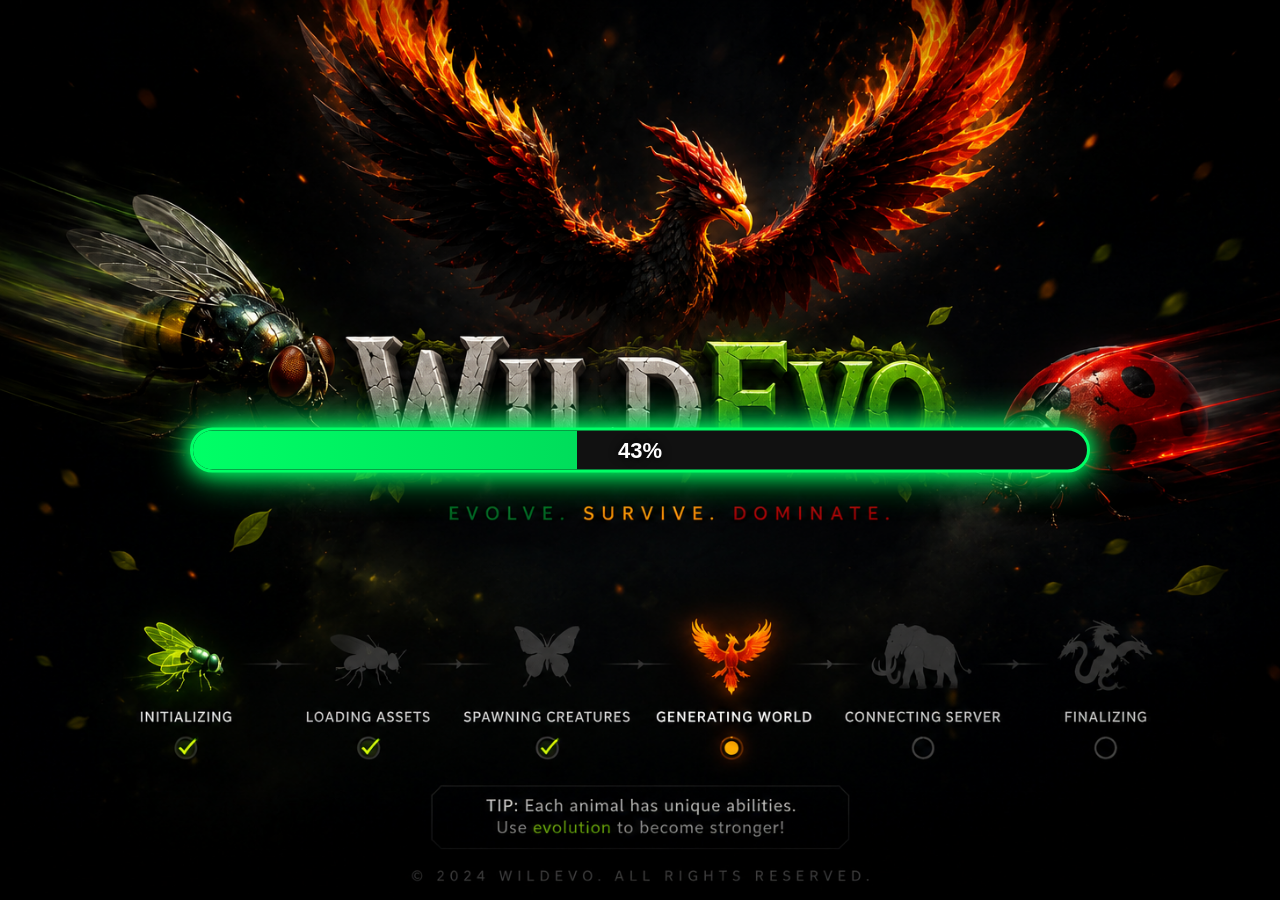
<file: index.html>
<!DOCTYPE html>
<html lang="en">
<head>
<meta charset="UTF-8">
<meta name="viewport" content="width=device-width, initial-scale=1.0">
<title>WildEvo</title>
<link rel="stylesheet" href="style.css">
</head>
<body>

<div id="background"></div>

<div id="loadingBar">
    <div id="fill"></div>
    <div id="text">0%</div>
</div>

<script src="script.js"></script>

</body>
</html>
</file>
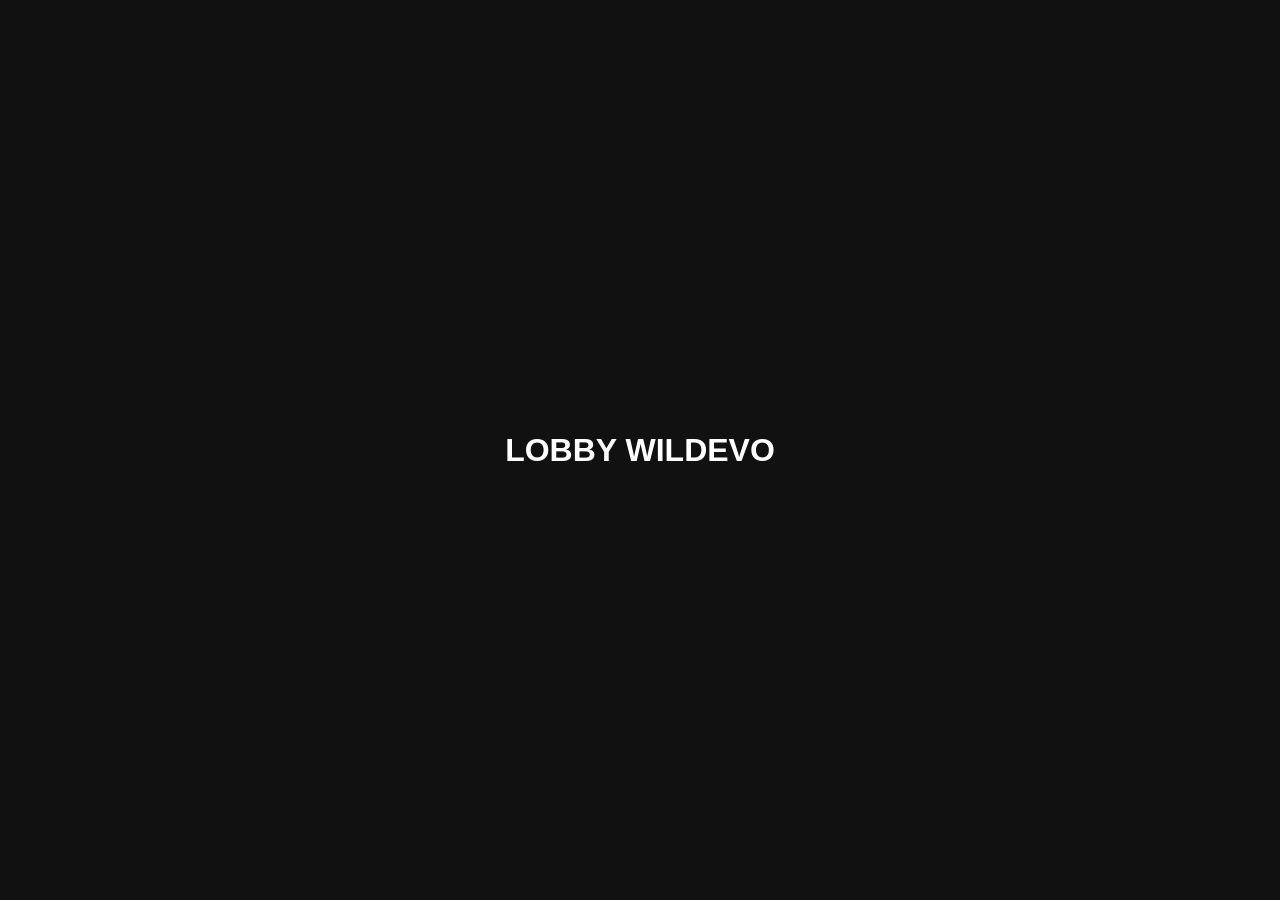
<file: lobby.html>
<!DOCTYPE html>
<html>
<head>
<meta charset="UTF-8">
<title>Lobby</title>
<style>
body{
    margin:0;
    height:100vh;
    display:flex;
    justify-content:center;
    align-items:center;
    background:#111;
    color:white;
    font-family:Arial;
}
</style>
</head>
<body>

<h1>LOBBY WILDEVO</h1>

</body>
</html>
</file>
<file: style.css>
*{
    margin:0;
    padding:0;
    box-sizing:border-box;
}

html,body{
    width:100%;
    height:100%;
    overflow:hidden;
    font-family:Arial;
    background:black;
}

/* BACKGROUND */
#background{
    position:fixed;
    inset:0;
    background:url("assets/loading.png") center/cover no-repeat;
}

/* LOADING BAR */
#loadingBar{
    position:fixed !important;

    left:50% !important;
    top:50% !important;

    transform:translate(-50%,-50%) !important;

    width:900px;
    height:45px;

    background:#111;
    border:3px solid #00ff66;
    border-radius:40px;

    overflow:hidden;

    box-shadow:
        0 0 20px #00ff66,
        0 0 40px #00ff66;

    z-index:999999;
}

/* FILL (GREEN GLOW) */
#fill{
    width:0%;
    height:100%;

    background:linear-gradient(
        90deg,
        #00ff66,
        #00cc55,
        #00ff66
    );

    background-size:300% 100%;
    animation:glow 1s linear infinite;
}

@keyframes glow{
    0%{background-position:0%;}
    100%{background-position:300%;}
}

/* TEXT */
#text{
    position:absolute;
    left:50%;
    top:50%;
    transform:translate(-50%,-50%);
    color:white;
    font-size:22px;
    font-weight:bold;
    text-shadow:0 0 10px black;
}
</file>
